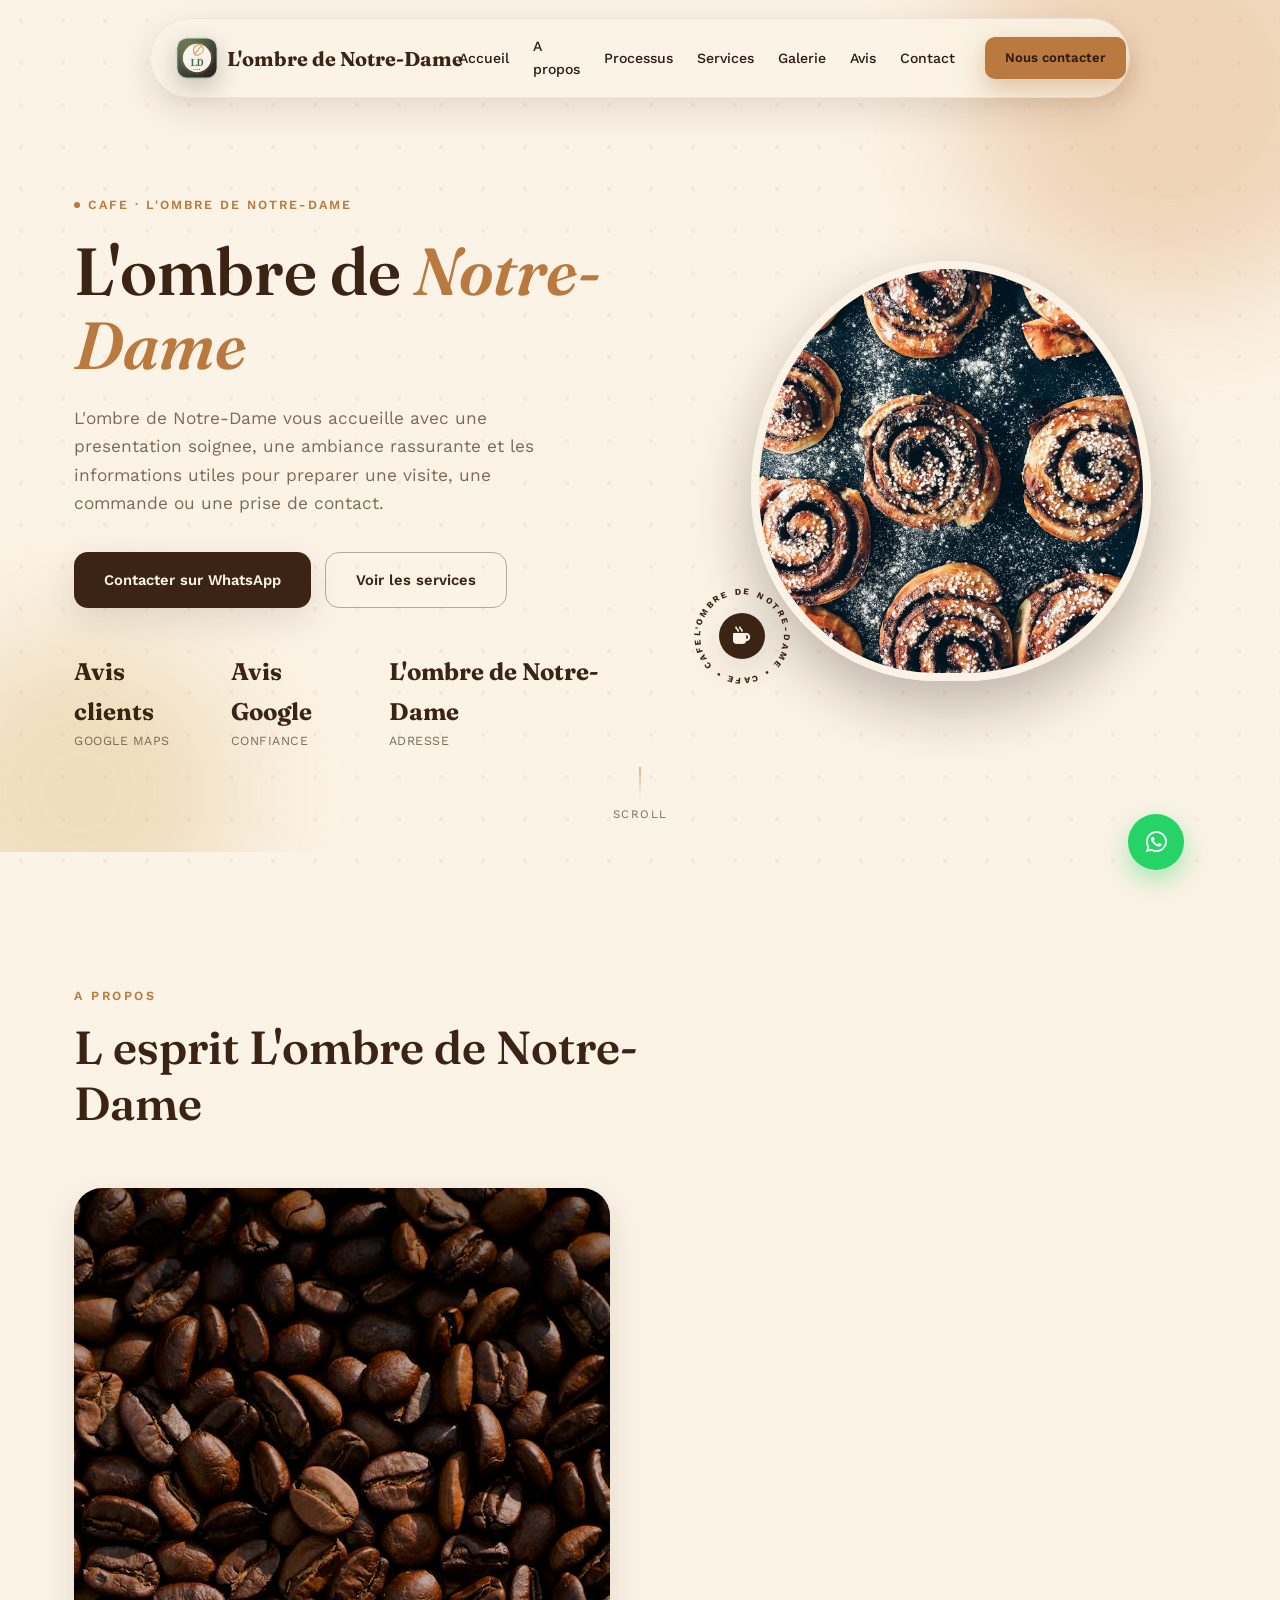
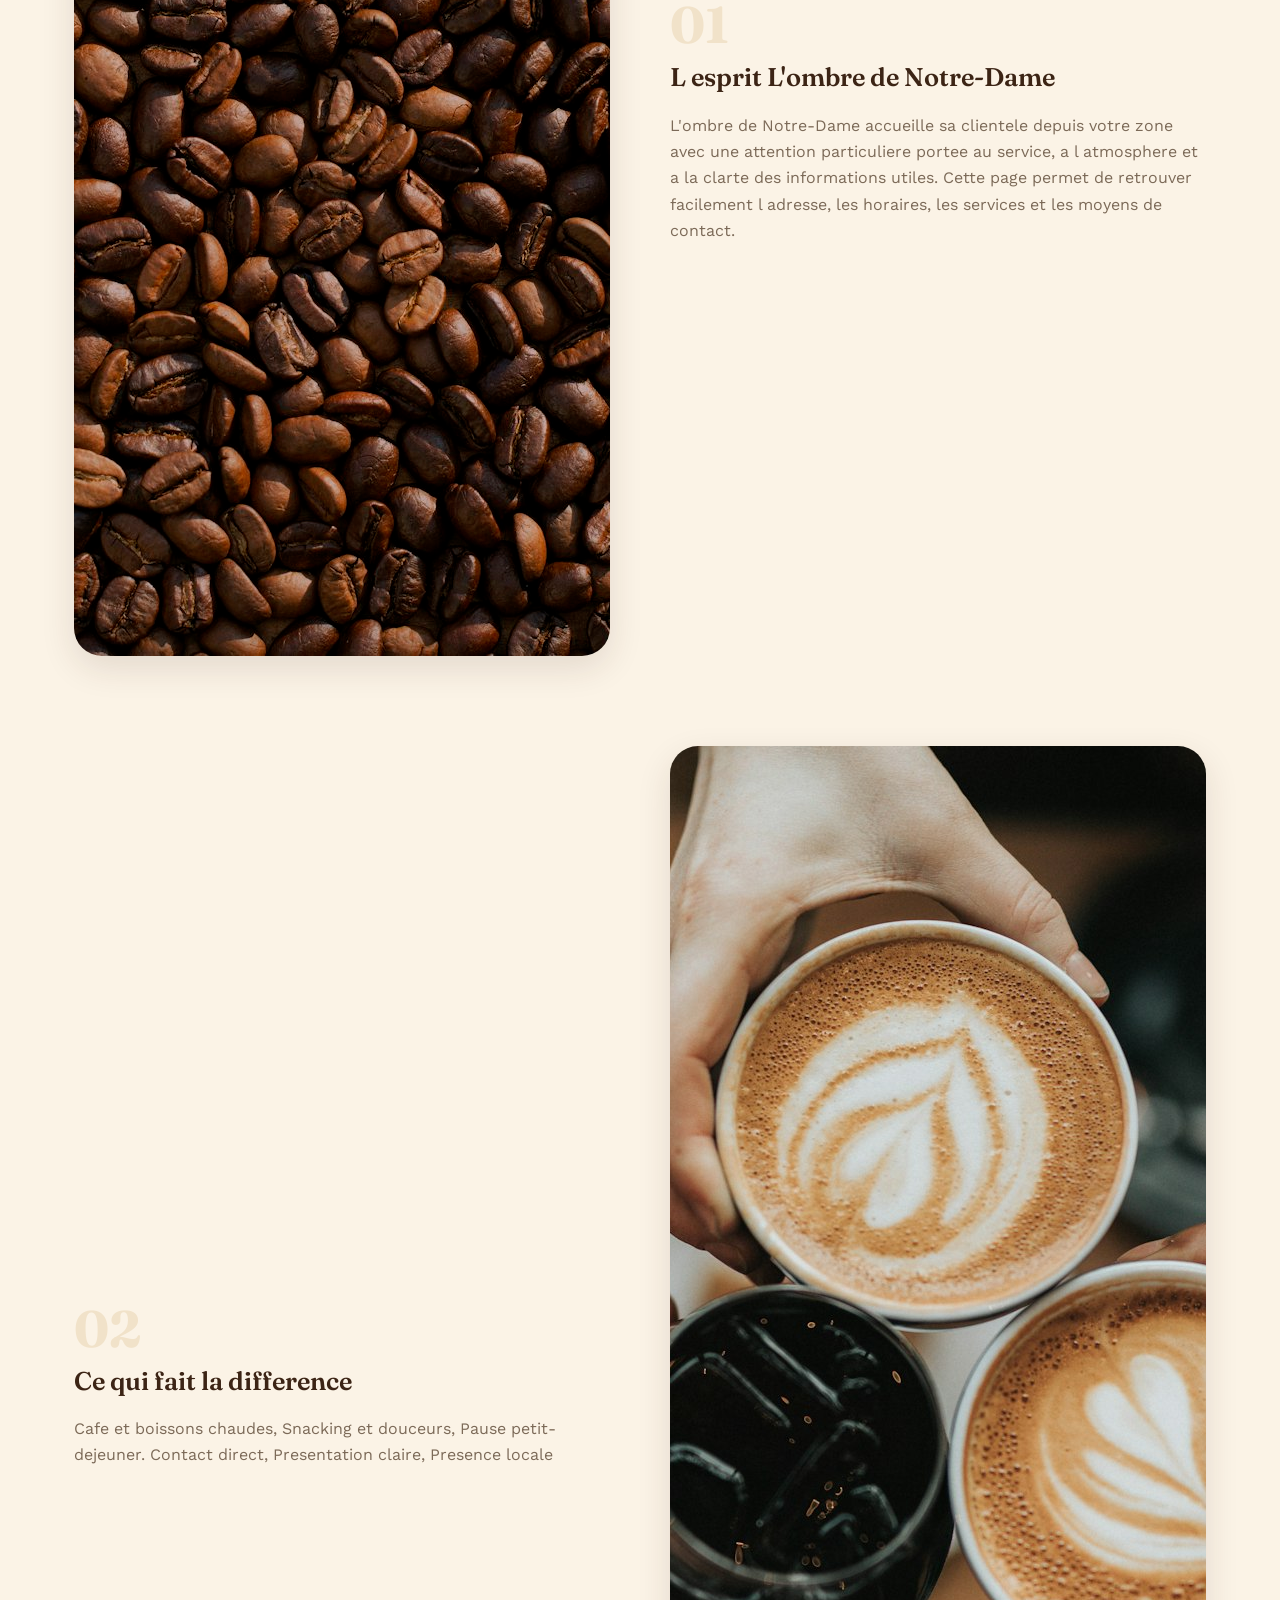
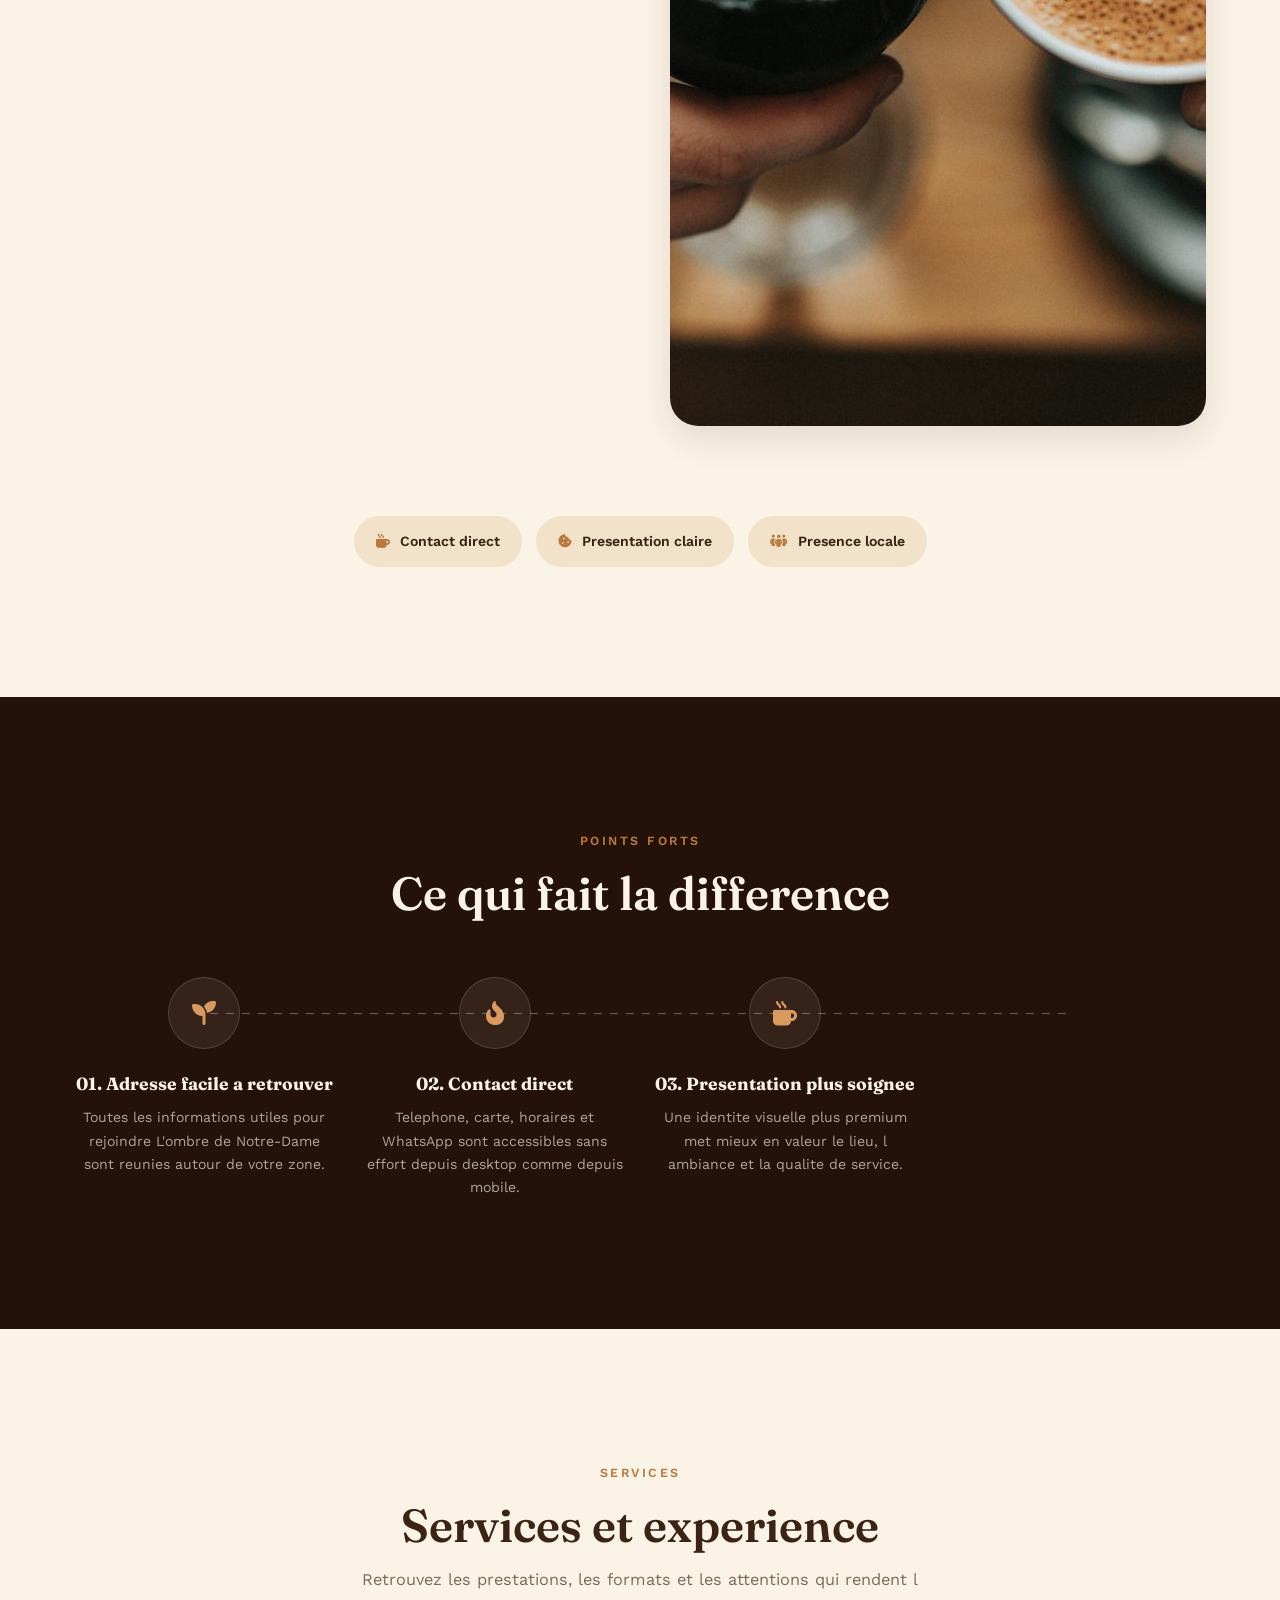
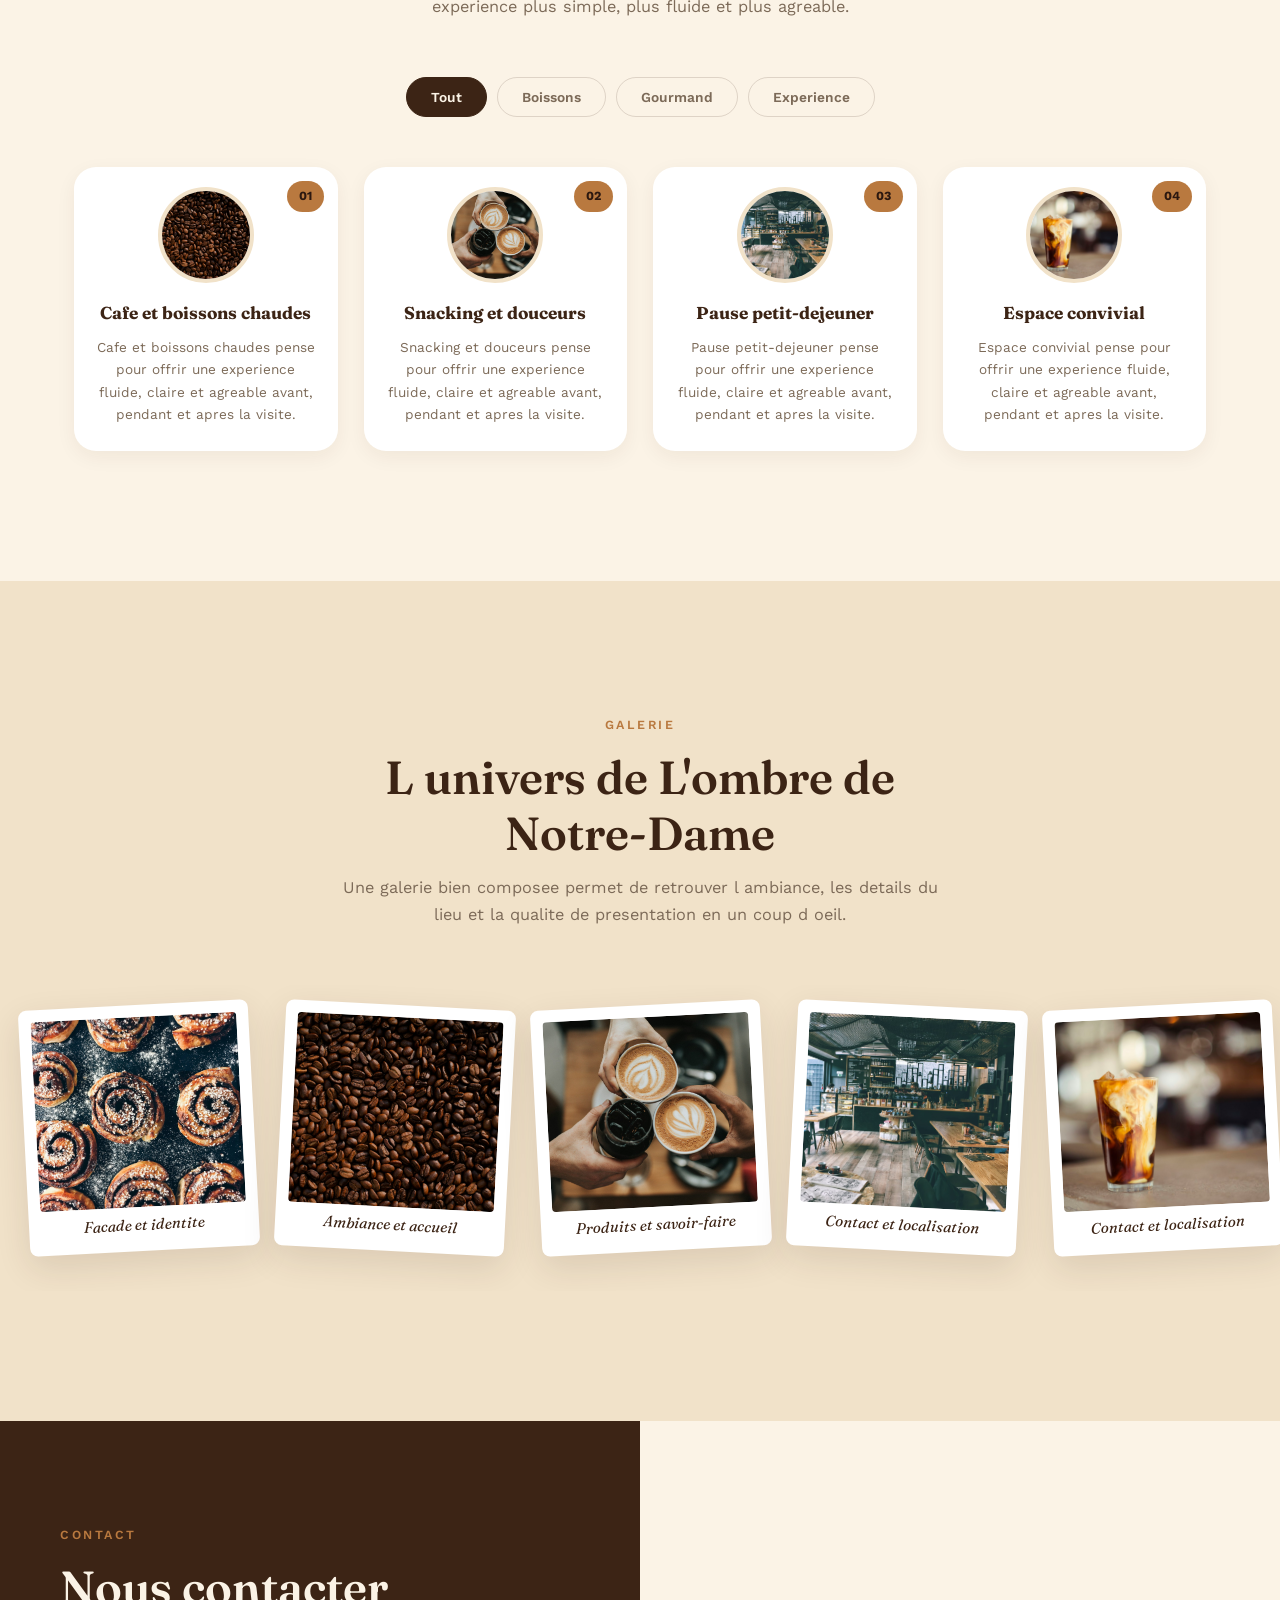
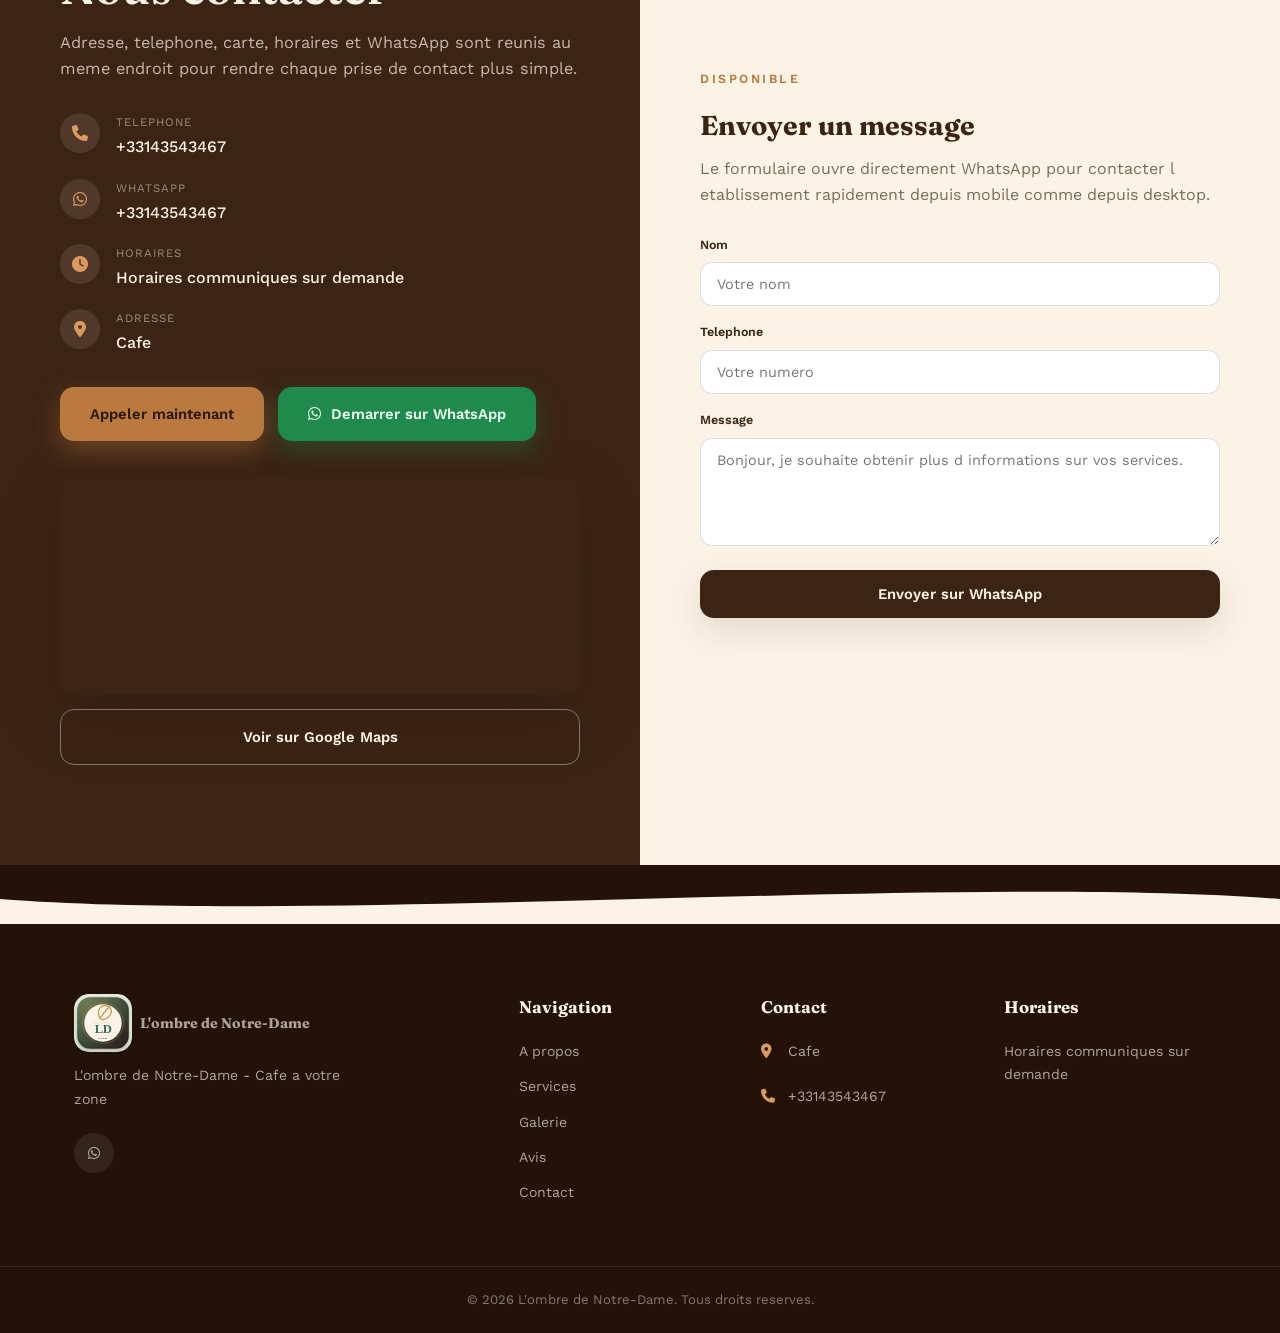
<file: l-ombre-de-notre-dame-b594a94c/index.html>
<!doctype html>
<html lang="fr">
<head>
  <meta charset="utf-8" />
  <meta name="viewport" content="width=device-width, initial-scale=1" />
  <meta name="theme-color" content="#2D211C" />
  <title>L&#39;ombre de Notre-Dame</title>
  <meta name="description" content="L&apos;ombre de Notre-Dame presente ses services, ses horaires, son adresse et son contact direct a Cafe. Site vitrine statique moderne optimise SEO local." />
<meta name="keywords" content="L&apos;ombre de Notre-Dame, Cafe, Cafe Cafe, contact L&apos;ombre de Notre-Dame, WhatsApp L&apos;ombre de Notre-Dame, adresse L&apos;ombre de Notre-Dame, site vitrine, SEO local" />
<link rel="canonical" href="https://semahmrad.github.io/bzomleads-group-ef970ee98e9b/l-ombre-de-notre-dame-b594a94c/" />
<meta property="og:type" content="website" />
<meta property="og:title" content="L&apos;ombre de Notre-Dame | Cafe a Cafe" />
<meta property="og:description" content="L&apos;ombre de Notre-Dame presente ses services, ses horaires, son adresse et son contact direct a Cafe. Site vitrine statique moderne optimise SEO local." />
<meta property="og:url" content="https://semahmrad.github.io/bzomleads-group-ef970ee98e9b/l-ombre-de-notre-dame-b594a94c/" />
<meta property="og:image" content="https://semahmrad.github.io/bzomleads-group-ef970ee98e9b/l-ombre-de-notre-dame-b594a94c/assets/images/gallery-5.jpg" />
<meta property="og:site_name" content="L&apos;ombre de Notre-Dame" />
<meta name="twitter:card" content="summary_large_image" />
<meta name="twitter:title" content="L&apos;ombre de Notre-Dame | Cafe a Cafe" />
<meta name="twitter:description" content="L&apos;ombre de Notre-Dame presente ses services, ses horaires, son adresse et son contact direct a Cafe. Site vitrine statique moderne optimise SEO local." />
<meta name="twitter:image" content="https://semahmrad.github.io/bzomleads-group-ef970ee98e9b/l-ombre-de-notre-dame-b594a94c/assets/images/gallery-5.jpg" />
<meta itemprop="image" content="https://semahmrad.github.io/bzomleads-group-ef970ee98e9b/l-ombre-de-notre-dame-b594a94c/assets/icons/logo-mark.svg" />
  <link rel="preconnect" href="https://fonts.googleapis.com" />
  <link rel="preconnect" href="https://fonts.gstatic.com" crossorigin />
  <link rel="stylesheet" href="https://fonts.googleapis.com/css2?family=Fraunces:opsz,wght@9..144,400;9..144,500;9..144,600;9..144,700;9..144,900&family=Work+Sans:wght@300;400;500;600;700&display=swap" />
  <link rel="stylesheet" href="https://cdnjs.cloudflare.com/ajax/libs/font-awesome/6.5.1/css/all.min.css" />
  <link rel="icon" type="image/svg+xml" href="assets/icons/favicon.svg" />
  <link rel="manifest" href="manifest.json" />
  <link rel="stylesheet" href="assets/css/styles.css" />
  <script type="application/ld+json">{
  "@context": "https://schema.org",
  "@type": "CafeOrCoffeeShop",
  "name": "L'ombre de Notre-Dame",
  "description": "L'ombre de Notre-Dame vous accueille avec une presentation soignee, une ambiance rassurante et les informations utiles pour preparer une visite, une commande ou une prise de contact.",
  "url": "https://semahmrad.github.io/bzomleads-group-ef970ee98e9b/l-ombre-de-notre-dame-b594a94c/",
  "image": [
    "https://semahmrad.github.io/bzomleads-group-ef970ee98e9b/l-ombre-de-notre-dame-b594a94c/assets/images/gallery-5.jpg",
    "https://semahmrad.github.io/bzomleads-group-ef970ee98e9b/l-ombre-de-notre-dame-b594a94c/assets/images/gallery-4.jpg",
    "https://semahmrad.github.io/bzomleads-group-ef970ee98e9b/l-ombre-de-notre-dame-b594a94c/assets/images/gallery-1.jpg",
    "https://semahmrad.github.io/bzomleads-group-ef970ee98e9b/l-ombre-de-notre-dame-b594a94c/assets/images/gallery-2.jpg",
    "https://semahmrad.github.io/bzomleads-group-ef970ee98e9b/l-ombre-de-notre-dame-b594a94c/assets/images/gallery-3.jpg"
  ],
  "telephone": "+33143543467",
  "email": null,
  "address": null,
  "sameAs": [],
  "openingHours": [],
  "geo": {
    "type": "GeoCoordinates",
    "latitude": "48.8535513",
    "longitude": "2.3496195"
  }
}</script>
</head>
<body data-template="coffee-shop-signature" data-motion="gentle" data-coffee-variant="artisan">
  <div id="preloader" aria-hidden="true">
    <div class="cup-loader">
      <div class="cup-loader-fill"></div>
      <div class="cup-loader-outline">☕</div>
    </div>
    <p>Préparation de votre visite...</p>
  </div>

  <div class="bean-field" aria-hidden="true"></div>

  <header id="navbar" class="navbar">
    <div class="navbar-pill">
      <a href="#home" class="logo" aria-label="L&#39;ombre de Notre-Dame">
        <img class="logo-mark" src="assets/icons/logo-mark.svg" alt="" width="48" height="48" />
        <span>L&#39;ombre de Notre-Dame</span>
      </a>

      <nav id="navMenu" class="nav-menu">
        <a class="nav-link" href="#home">Accueil</a>
        <a id="navAbout" class="nav-link" href="#about">A propos</a>
        <a class="nav-link" href="#process">Processus</a>
        <a id="navServices" class="nav-link" href="#menu">Services</a>
        <a id="navGallery" class="nav-link" href="#gallery">Galerie</a>
        <a id="navReviews" class="nav-link" href="#reviews">Avis</a>
        <a id="navContact" class="nav-link" href="#contact">Contact</a>
      </nav>

      <a href="#contact" class="btn btn-caramel btn-small nav-cta">Nous contacter</a>
      <button id="navToggle" class="nav-toggle" aria-label="Toggle navigation menu" aria-expanded="false" type="button">
        <span></span><span></span><span></span>
      </button>
    </div>
  </header>

  <main id="top">
    <section id="home" class="hero">
      <div class="hero-blob hero-blob-1" aria-hidden="true"></div>
      <div class="hero-blob hero-blob-2" aria-hidden="true"></div>
      <div class="hero-inner container">
        <div class="hero-text" data-reveal="left">
          <p class="hero-eyebrow" id="heroEyebrow"><span class="dot"></span> Cafe &#183; L&#39;ombre de Notre-Dame</p>
          <h1 class="hero-title" id="heroTitle">L&#39;ombre de <em>Notre-Dame</em></h1>
          <p class="hero-desc" id="heroDescription">L&#39;ombre de Notre-Dame vous accueille avec une presentation soignee, une ambiance rassurante et les informations utiles pour preparer une visite, une commande ou une prise de contact.</p>
          <div class="hero-buttons">
            <a href="#menu" class="btn btn-espresso" id="heroPrimaryCta"><i class="fa-solid fa-mug-saucer"></i> Contacter sur WhatsApp</a>
            <a href="https://wa.me/33143543467" target="_blank" rel="noopener noreferrer" class="btn btn-outline-brown" id="heroSecondaryCta"><i class="fa-brands fa-whatsapp"></i> Voir les services</a>
          </div>
          <div class="hero-stats">
            <div class="hero-stat">
              <strong>Avis clients</strong>
              <span id="heroRatingLabel">Google Maps</span>
            </div>
            <div class="hero-stat">
              <strong>Avis Google</strong>
              <span>Confiance</span>
            </div>
            <div class="hero-stat">
              <strong>L&#39;ombre de Notre-Dame</strong>
              <span id="heroAddressLabel">Adresse</span>
            </div>
          </div>
        </div>

        <div class="hero-visual" data-reveal="right">
          <div class="hero-image-frame">
            <img src="assets/images/gallery-5.jpg" alt="L&#39;ombre de Notre-Dame - Facade et identite" width="1200" height="1600" fetchpriority="high" />
            <span class="steam s1"></span>
            <span class="steam s2"></span>
            <span class="steam s3"></span>
          </div>
          <div class="hero-badge">
            <svg viewBox="0 0 100 100" class="badge-ring">
              <path id="badgeCircle" d="M 50,50 m -38,0 a 38,38 0 1,1 76,0 a 38,38 0 1,1 -76,0" fill="none"></path>
              <text font-size="8" letter-spacing="2">
                <textPath href="#badgeCircle">L&#39;OMBRE DE NOTRE-DAME • CAFE • CAFE • </textPath>
              </text>
            </svg>
            <span class="badge-center"><i class="fa-solid fa-mug-hot"></i></span>
          </div>
        </div>
      </div>
      <a href="#about" class="scroll-cue" aria-label="Scroll down"><span></span> Scroll</a>
    </section>

    <section id="about" class="about section">
  <div class="container">
    <div class="section-header" data-reveal="up">
      <p class="section-eyebrow" id="aboutEyebrow">A propos</p>
      <h2 class="section-title" id="aboutTitle">L esprit L&#39;ombre de Notre-Dame</h2>
    </div>

    <div class="zigzag-row" data-reveal="up">
      <div class="zigzag-img">
        <img src="assets/images/gallery-4.jpg" alt="L&#39;ombre de Notre-Dame - Ambiance et accueil" width="1400" height="1068" loading="lazy" />
      </div>
      <div class="zigzag-text">
        <span class="zigzag-number">01</span>
        <h3>L esprit L&#39;ombre de Notre-Dame</h3>
        <p id="aboutBody">L&#39;ombre de Notre-Dame accueille sa clientele depuis votre zone avec une attention particuliere portee au service, a l atmosphere et a la clarte des informations utiles. Cette page permet de retrouver facilement l adresse, les horaires, les services et les moyens de contact.</p>
      </div>
    </div>

    <div class="zigzag-row reverse" data-reveal="up">
      <div class="zigzag-img">
        <img src="assets/images/gallery-1.jpg" alt="L&#39;ombre de Notre-Dame - Produits et savoir-faire" width="1920" height="1280" loading="lazy" />
      </div>
      <div class="zigzag-text">
        <span class="zigzag-number">02</span>
        <h3>Ce qui fait la difference</h3>
        <p>Cafe et boissons chaudes, Snacking et douceurs, Pause petit-dejeuner. Contact direct, Presentation claire, Presence locale</p>
      </div>
    </div>

    <div class="values-strip" data-reveal="up">
      <div class="value-pill">
  <i class="fa-solid fa-mug-hot"></i> Contact direct
</div>
<div class="value-pill">
  <i class="fa-solid fa-cookie-bite"></i> Presentation claire
</div>
<div class="value-pill">
  <i class="fa-solid fa-people-group"></i> Presence locale
</div>
    </div>
  </div>
</section>

<section id="process" class="process section section-dark">
  <div class="container">
    <div class="section-header center" data-reveal="up">
      <p class="section-eyebrow" id="highlightsEyebrow">Points forts</p>
      <h2 class="section-title light" id="highlightsTitle">Ce qui fait la difference</h2>
    </div>
    <div class="process-track" id="highlightsGrid" data-render-style="coffee-process">
      <article class="process-step" data-reveal="up" data-reveal-delay="0">
  <div class="process-icon"><i class="fa-solid fa-seedling"></i></div>
  <h4>01. Adresse facile a retrouver</h4>
  <p>Toutes les informations utiles pour rejoindre L&#39;ombre de Notre-Dame sont reunies autour de votre zone.</p>
</article>
<article class="process-step" data-reveal="up" data-reveal-delay="90">
  <div class="process-icon"><i class="fa-solid fa-hand-holding-heart"></i></div>
  <h4>02. Contact direct</h4>
  <p>Telephone, carte, horaires et WhatsApp sont accessibles sans effort depuis desktop comme depuis mobile.</p>
</article>
<article class="process-step" data-reveal="up" data-reveal-delay="180">
  <div class="process-icon"><i class="fa-solid fa-hand-holding-heart"></i></div>
  <h4>03. Presentation plus soignee</h4>
  <p>Une identite visuelle plus premium met mieux en valeur le lieu, l ambiance et la qualite de service.</p>
</article>
    </div>
  </div>
</section>

<section id="menu" class="menu section">
  <div class="container">
    <div class="section-header center" data-reveal="up">
      <p class="section-eyebrow" id="servicesEyebrow">Services</p>
      <h2 class="section-title" id="servicesTitle">Services et experience</h2>
      <p class="section-text" id="servicesIntro">Retrouvez les prestations, les formats et les attentions qui rendent l experience plus simple, plus fluide et plus agreable.</p>
    </div>

    <div class="menu-filters" id="menuFilters" data-reveal="up">
      <button class="filter-chip active" id="menuFilterAll" data-filter="all" type="button">Tout</button>
<button class="filter-chip" id="menuFilterCoffee" data-filter="coffee" type="button">Boissons</button>
<button class="filter-chip" id="menuFilterPastry" data-filter="pastry" type="button">Gourmand</button>
<button class="filter-chip" id="menuFilterExperience" data-filter="experience" type="button">Experience</button>
    </div>

    <div class="menu-grid" id="servicesGrid" data-render-style="coffee-menu">
      <article class="menu-card" data-category="experience" data-reveal="up" data-reveal-delay="0">
  <div class="menu-card-img">
    <img src="assets/images/gallery-4.jpg" alt="L&#39;ombre de Notre-Dame - Cafe et boissons chaudes" width="1400" height="1068" loading="lazy" />
  </div>
  <span class="menu-price">01</span>
  <h4>Cafe et boissons chaudes</h4>
  <p>Cafe et boissons chaudes pense pour offrir une experience fluide, claire et agreable avant, pendant et apres la visite.</p>
</article>
<article class="menu-card" data-category="experience" data-reveal="up" data-reveal-delay="90">
  <div class="menu-card-img">
    <img src="assets/images/gallery-1.jpg" alt="L&#39;ombre de Notre-Dame - Snacking et douceurs" width="1920" height="1280" loading="lazy" />
  </div>
  <span class="menu-price">02</span>
  <h4>Snacking et douceurs</h4>
  <p>Snacking et douceurs pense pour offrir une experience fluide, claire et agreable avant, pendant et apres la visite.</p>
</article>
<article class="menu-card" data-category="experience" data-reveal="up" data-reveal-delay="180">
  <div class="menu-card-img">
    <img src="assets/images/gallery-2.jpg" alt="L&#39;ombre de Notre-Dame - Pause petit-dejeuner" width="1400" height="933" loading="lazy" />
  </div>
  <span class="menu-price">03</span>
  <h4>Pause petit-dejeuner</h4>
  <p>Pause petit-dejeuner pense pour offrir une experience fluide, claire et agreable avant, pendant et apres la visite.</p>
</article>
<article class="menu-card" data-category="experience" data-reveal="up" data-reveal-delay="270">
  <div class="menu-card-img">
    <img src="assets/images/gallery-3.jpg" alt="L&#39;ombre de Notre-Dame - Espace convivial" width="1200" height="801" loading="lazy" />
  </div>
  <span class="menu-price">04</span>
  <h4>Espace convivial</h4>
  <p>Espace convivial pense pour offrir une experience fluide, claire et agreable avant, pendant et apres la visite.</p>
</article>
    </div>
  </div>
</section>

<section id="gallery" class="gallery section section-beige">
  <div class="container">
    <div class="section-header center" data-reveal="up">
      <p class="section-eyebrow" id="galleryEyebrow">Galerie</p>
      <h2 class="section-title" id="galleryTitle">L univers de L&#39;ombre de Notre-Dame</h2>
      <p class="section-text" id="galleryIntro">Une galerie bien composee permet de retrouver l ambiance, les details du lieu et la qualite de presentation en un coup d oeil.</p>
    </div>
  </div>
  <div class="drag-gallery" id="dragGallery">
    <div class="drag-track" id="galleryGrid">
      <figure class="polaroid tilt-1" data-gallery-index="0">
  <img src="assets/images/gallery-5.jpg" alt="L&#39;ombre de Notre-Dame - Facade et identite" width="1200" height="1600" fetchpriority="high" />
  <figcaption>Facade et identite</figcaption>
</figure>
<figure class="polaroid tilt-2" data-gallery-index="1">
  <img src="assets/images/gallery-4.jpg" alt="L&#39;ombre de Notre-Dame - Ambiance et accueil" width="1400" height="1068" loading="lazy" />
  <figcaption>Ambiance et accueil</figcaption>
</figure>
<figure class="polaroid tilt-1" data-gallery-index="2">
  <img src="assets/images/gallery-1.jpg" alt="L&#39;ombre de Notre-Dame - Produits et savoir-faire" width="1920" height="1280" loading="lazy" />
  <figcaption>Produits et savoir-faire</figcaption>
</figure>
<figure class="polaroid tilt-2" data-gallery-index="3">
  <img src="assets/images/gallery-2.jpg" alt="L&#39;ombre de Notre-Dame - Contact et localisation" width="1400" height="933" loading="lazy" />
  <figcaption>Contact et localisation</figcaption>
</figure>
<figure class="polaroid tilt-1" data-gallery-index="4">
  <img src="assets/images/gallery-3.jpg" alt="L&#39;ombre de Notre-Dame - Contact et localisation" width="1200" height="801" loading="lazy" />
  <figcaption>Contact et localisation</figcaption>
</figure>
    </div>
  </div>
</section>



<section id="contact" class="contact">
  <div class="contact-split">
    <div class="contact-panel contact-panel-dark" data-reveal="left">
      <p class="section-eyebrow" id="contactEyebrow">Contact</p>
      <h2 class="section-title light" id="contactTitle">Nous contacter</h2>
      <p class="section-text light" id="contactIntro">Adresse, telephone, carte, horaires et WhatsApp sont reunis au meme endroit pour rendre chaque prise de contact plus simple.</p>

      <ul class="contact-info-list">
        <li>
  <i class="fa-solid fa-phone"></i>
  <div><span id="phoneLabel">Telephone</span><a href="tel:+33143543467">+33143543467</a></div>
</li>
<li>
  <i class="fa-brands fa-whatsapp"></i>
  <div><span>WhatsApp</span><a href="https://wa.me/33143543467" target="_blank" rel="noopener">+33143543467</a></div>
</li>
<li>
  <i class="fa-solid fa-clock"></i>
  <div><span id="hoursLabel">Horaires</span><span>Horaires communiques sur demande</span></div>
</li>
<li>
  <i class="fa-solid fa-location-dot"></i>
  <div><span id="addressLabel">Adresse</span><span>Cafe</span></div>
</li>
      </ul>

      <div class="contact-cta">
        <a href="tel:+33143543467" class="btn btn-caramel" id="callNowLink"><i class="fa-solid fa-phone"></i> Appeler maintenant</a>
        <a href="https://wa.me/33143543467" target="_blank" rel="noopener" class="btn btn-whatsapp-dark"><i class="fa-brands fa-whatsapp"></i> Demarrer sur WhatsApp</a>
      </div>

      <div class="map-embed">
        <iframe
          src="https://www.google.com/maps?q=48.8535513,2.3496195&amp;z=15&amp;output=embed"
          width="100%"
          height="100%"
          style="border:0;"
          allowfullscreen=""
          loading="lazy"
          referrerpolicy="no-referrer-when-downgrade"
          title="L&#39;ombre de Notre-Dame location on Google Maps">
        </iframe>
      </div>
      <a href="https://www.google.com/maps/search/?api=1&amp;query=L%27ombre de Notre-Dame 48.8535513%2C2.3496195&amp;hl=fr" target="_blank" rel="noopener" class="btn btn-outline-cream btn-block" id="openMapLink">
        <i class="fa-solid fa-diamond-turn-right"></i> Voir sur Google Maps
      </a>
    </div>

    <div class="contact-panel contact-panel-cream" data-reveal="right">
      <span class="section-eyebrow section-eyebrow--compact" id="contactBadge">Disponible</span>
      <h3 id="formTitle">Envoyer un message</h3>
      <p class="form-subtext" id="formIntro">Le formulaire ouvre directement WhatsApp pour contacter l etablissement rapidement depuis mobile comme depuis desktop.</p>
      <form id="whatsappForm">
        <div class="form-group">
          <label for="contactName" id="formNameLabel">Nom</label>
          <input id="contactName" name="name" type="text" placeholder="Votre nom" />
        </div>
        <div class="form-group">
          <label for="contactPhone" id="formPhoneLabel">Telephone</label>
          <input id="contactPhone" name="phone" type="tel" placeholder="Votre numero" />
        </div>
        <div class="form-group">
          <label for="contactMessage" id="formMessageLabel">Message</label>
          <textarea id="contactMessage" name="message" rows="5" placeholder="Bonjour, je souhaite obtenir plus d informations sur vos services."></textarea>
        </div>
        <button type="submit" class="btn btn-espresso btn-block" id="formSubmitButton">Envoyer sur WhatsApp <i class="fa-solid fa-paper-plane"></i></button>
      </form>
    </div>
  </div>
</section>
  </main>

  <footer class="footer">
    <div class="footer-wave" aria-hidden="true">
      <svg viewBox="0 0 1200 60" preserveAspectRatio="none"><path d="M0,30 C300,60 900,0 1200,30 L1200,60 L0,60 Z"></path></svg>
    </div>
    <div class="container footer-grid">
      <div class="footer-col">
        <a href="#home" class="logo footer-logo">
          <img class="logo-mark" src="assets/icons/logo-mark.svg" alt="" width="58" height="58" />
          <span>L&#39;ombre de Notre-Dame</span>
        </a>
        <p id="footerTagline">L&#39;ombre de Notre-Dame - Cafe a votre zone</p>
        <div class="social-icons">
          <a href="https://wa.me/33143543467" target="_blank" rel="noopener" aria-label="WhatsApp">
  <i class="fa-brands fa-whatsapp"></i>
</a>
        </div>
      </div>
      <div class="footer-col">
        <h4>Navigation</h4>
        <a href="#about">A propos</a>
        <a href="#menu">Services</a>
        <a href="#gallery">Galerie</a>
        <a href="#reviews">Avis</a>
        <a href="#contact">Contact</a>
      </div>
      <div class="footer-col">
        <h4>Contact</h4>
        <p><i class="fa-solid fa-location-dot"></i> Cafe</p>
        <p><i class="fa-solid fa-phone"></i> +33143543467</p>
        
      </div>
      <div class="footer-col">
        <h4>Horaires</h4>
        <p>Horaires communiques sur demande</p>
      </div>
    </div>
    <div class="footer-bottom">
      <p>&copy; <span id="year">2026</span> L&#39;ombre de Notre-Dame. Tous droits reserves.</p>
    </div>
  </footer>

  <a href="https://wa.me/33143543467" target="_blank" rel="noopener" id="whatsappFab" class="whatsapp-fab" aria-label="Chat on WhatsApp">
  <i class="fa-brands fa-whatsapp"></i>
</a>

  <button id="backToTop" aria-label="Back to top"><i class="fa-solid fa-arrow-up"></i></button>

  <script id="site-config" type="application/json">{
  "siteUrl": "https://semahmrad.github.io/bzomleads-group-ef970ee98e9b/l-ombre-de-notre-dame-b594a94c/",
  "defaultLanguage": "fr",
  "availableLanguages": [
    "fr",
    "en",
    "ar"
  ],
  "businessName": "L'ombre de Notre-Dame",
  "businessCategory": "Cafe",
  "address": null,
  "phoneNumber": "+33143543467",
  "whatsappNumber": "33143543467",
  "primaryEmail": null,
  "googleMapsUri": "https://www.google.com/maps/search/?api=1&query=L%27ombre de Notre-Dame 48.8535513%2C2.3496195&hl=fr",
  "mapEmbedUri": "https://www.google.com/maps?q=48.8535513,2.3496195&z=15&output=embed",
  "rating": null,
  "reviewCount": null,
  "reviewsUri": "https://www.google.com/maps/search/?api=1&query=L%27ombre de Notre-Dame 48.8535513%2C2.3496195&hl=fr",
  "writeAReviewUri": null,
  "openingHours": [],
  "socialLinks": {},
  "logoPath": "assets/icons/logo-mark.svg",
  "gallery": [
    {
      "src": "assets/images/gallery-5.jpg",
      "cssClass": "media-card media-card--hero media-card--wide",
      "width": 1200,
      "height": 1600
    },
    {
      "src": "assets/images/gallery-4.jpg",
      "cssClass": "media-card media-card--portrait",
      "width": 1400,
      "height": 1068
    },
    {
      "src": "assets/images/gallery-1.jpg",
      "cssClass": "media-card media-card--square",
      "width": 1920,
      "height": 1280
    },
    {
      "src": "assets/images/gallery-2.jpg",
      "cssClass": "media-card media-card--square media-card--offset",
      "width": 1400,
      "height": 933
    },
    {
      "src": "assets/images/gallery-3.jpg",
      "cssClass": "media-card media-card--wide media-card--wide-secondary",
      "width": 1200,
      "height": 801
    }
  ]
}</script>
  <script src="assets/js/app.js" defer></script>
</body>
</html>
</file>
<file: l-ombre-de-notre-dame-b594a94c/assets/css/styles.css>
/* =========================================================
   Brew & Co. — Artisan Coffee House Stylesheet
   A distinct visual identity from the restaurant site:
   split hero, pill nav, zigzag storytelling, drag gallery,
   quote carousel, wave dividers, fill-sweep buttons.
   ========================================================= */

:root {
  --espresso: #3c2415;
  --dark-chocolate: #241209;
  --caramel: #b9793f;
  --caramel-light: #d99a5f;
  --cream: #fbf3e6;
  --beige: #f1e2c9;
  --gold: #cf9b3f;
  --text-dark: #2c1810;
  --text-muted: #7c6a58;

  --font-heading: 'Fraunces', serif;
  --font-body: 'Work Sans', sans-serif;

  --ease: cubic-bezier(0.22, 1, 0.36, 1);
  --shadow-soft: 0 12px 34px rgba(60,36,21,0.12);
  --shadow-strong: 0 24px 60px rgba(36,18,9,0.28);
}

* { margin: 0; padding: 0; box-sizing: border-box; }
html { scroll-behavior: smooth; }

body {
  font-family: var(--font-body);
  color: var(--text-dark);
  background: var(--cream);
  overflow-x: hidden;
  line-height: 1.65;
}

img { max-width: 100%; display: block; }
a { text-decoration: none; color: inherit; }
button { font-family: inherit; cursor: pointer; border: none; background: none; }

.container { max-width: 1180px; margin: 0 auto; padding: 0 24px; }
.section { padding: 130px 0; position: relative; }
.section-dark { background: var(--dark-chocolate); color: var(--cream); }
.section-beige { background: var(--beige); }

.section-header { max-width: 620px; margin-bottom: 56px; }
.section-header.center { margin-left: auto; margin-right: auto; text-align: center; }
.section-eyebrow {
  display: inline-flex; align-items: center; gap: 8px;
  letter-spacing: 2.5px; text-transform: uppercase;
  font-size: 0.78rem; font-weight: 600; color: var(--caramel);
  margin-bottom: 14px;
}
.dot { width: 6px; height: 6px; border-radius: 50%; background: var(--caramel); display: inline-block; }
.section-title {
  font-family: var(--font-heading);
  font-size: clamp(2rem, 4vw, 2.9rem);
  font-weight: 600;
  line-height: 1.2;
  color: var(--espresso);
}
.section-title.light { color: var(--cream); }
.section-title em { font-style: italic; color: var(--caramel); }
.section-text { color: var(--text-muted); font-size: 1.02rem; margin-top: 14px; }
.section-text.light { color: rgba(251,243,230,0.72); }

/* ---------- Decorative bean field ---------- */
.bean-field {
  position: fixed; inset: 0; pointer-events: none; z-index: -1;
  background-image: radial-gradient(circle, rgba(185,121,63,0.07) 2px, transparent 2.5px);
  background-size: 42px 42px;
}

/* ---------- Buttons (fill-sweep interaction) ---------- */
.btn {
  position: relative;
  display: inline-flex; align-items: center; gap: 10px;
  padding: 15px 30px; border-radius: 14px;
  font-weight: 600; font-size: 0.92rem;
  overflow: hidden; z-index: 1;
  transition: color 0.4s var(--ease), transform 0.3s var(--ease), box-shadow 0.3s var(--ease);
  white-space: nowrap;
}
.btn::before {
  content: ''; position: absolute; inset: 0;
  transform: translateX(-102%);
  transition: transform 0.45s var(--ease);
  z-index: -1;
}
.btn:hover::before { transform: translateX(0); }
.btn:hover { transform: translateY(-2px); }
.btn-small { padding: 10px 20px; font-size: 0.82rem; border-radius: 10px; }
.btn-block { width: 100%; justify-content: center; }

.btn-espresso { background: var(--espresso); color: var(--cream); box-shadow: var(--shadow-soft); }
.btn-espresso::before { background: var(--dark-chocolate); }

.btn-caramel { background: var(--caramel); color: #2c1810; box-shadow: 0 10px 26px rgba(185,121,63,0.4); }
.btn-caramel::before { background: var(--gold); }

.btn-outline-brown { border: 1.5px solid rgba(60,36,21,0.35); color: var(--espresso); }
.btn-outline-brown::before { background: rgba(60,36,21,0.08); }

.btn-outline-cream { border: 1.5px solid rgba(251,243,230,0.4); color: var(--cream); margin-top: 14px; }
.btn-outline-cream::before { background: rgba(251,243,230,0.12); }

.btn-whatsapp-dark { background: #1f8a4c; color: #eafff1; box-shadow: 0 10px 26px rgba(31,138,76,0.35); }
.btn-whatsapp-dark::before { background: #16693a; }

/* ---------- Preloader (cup fill) ---------- */
#preloader {
  position: fixed; inset: 0; z-index: 9999;
  background: var(--espresso);
  display: flex; flex-direction: column; align-items: center; justify-content: center; gap: 18px;
  transition: opacity 0.6s ease, visibility 0.6s ease;
}
#preloader.hidden { opacity: 0; visibility: hidden; }
#preloader p { color: rgba(251,243,230,0.7); font-size: 0.85rem; letter-spacing: 1px; }
.cup-loader { position: relative; width: 70px; height: 70px; }
.cup-loader-outline { font-size: 3.4rem; line-height: 1; position: relative; z-index: 2; filter: grayscale(1) brightness(2); }
.cup-loader-fill {
  position: absolute; bottom: 6px; left: 8px; right: 8px;
  height: 0%; background: var(--caramel-light); border-radius: 0 0 20px 20px;
  animation: fillCup 1.6s ease-in-out infinite;
  z-index: 1;
}
@keyframes fillCup {
  0% { height: 0%; }
  50% { height: 65%; }
  100% { height: 0%; }
}

/* ---------- Nav (floating pill) ---------- */
.navbar { position: fixed; top: 18px; left: 0; right: 0; z-index: 1000; display: flex; justify-content: center; padding: 0 20px; }
.navbar-pill {
  display: flex; align-items: center; gap: 30px;
  background: rgba(251,243,230,0.9);
  backdrop-filter: blur(12px);
  border-radius: 60px;
  padding: 12px 14px 12px 24px;
  box-shadow: var(--shadow-soft);
  border: 1px solid rgba(60,36,21,0.06);
  transition: box-shadow 0.3s ease;
  width: 100%; max-width: 980px;
}
.navbar.scrolled .navbar-pill { box-shadow: var(--shadow-strong); }

.logo {
  font-family: var(--font-heading); font-weight: 700; font-size: 1.25rem;
  color: var(--espresso); display: flex; align-items: center; gap: 8px;
  white-space: nowrap;
}
.logo em { font-style: italic; color: var(--caramel); font-weight: 500; }
.logo-mark {
  width: 44px;
  height: 44px;
  flex: 0 0 auto;
  border-radius: 13px;
  box-shadow: 0 9px 24px rgba(36,18,9,0.2);
}

.nav-menu { display: flex; align-items: center; gap: 24px; margin-left: 10px; flex: 1; }
.nav-link {
  font-size: 0.88rem; font-weight: 500; color: var(--text-dark);
  position: relative; padding: 4px 0;
}
.nav-link::after {
  content: ''; position: absolute; left: 0; bottom: -3px; width: 0; height: 2px;
  background: var(--caramel); border-radius: 2px; transition: width 0.3s var(--ease);
}
.nav-link:hover::after { width: 100%; }
.nav-cta { flex-shrink: 0; }

.nav-toggle { display: none; flex-direction: column; gap: 5px; width: 28px; z-index: 1001; }
.nav-toggle span { display: block; height: 2px; width: 100%; background: var(--espresso); transition: transform 0.3s ease, opacity 0.3s ease; }
.nav-toggle.active span:nth-child(1) { transform: translateY(7px) rotate(45deg); }
.nav-toggle.active span:nth-child(2) { opacity: 0; }
.nav-toggle.active span:nth-child(3) { transform: translateY(-7px) rotate(-45deg); }

/* ---------- Hero (split) ---------- */
.hero { position: relative; padding: 190px 0 100px; overflow: hidden; }
.hero-blob { position: absolute; border-radius: 50%; filter: blur(60px); opacity: 0.35; z-index: 0; }
.hero-blob-1 { width: 420px; height: 420px; background: var(--caramel-light); top: -120px; right: -100px; }
.hero-blob-2 { width: 320px; height: 320px; background: var(--gold); bottom: -100px; left: -80px; opacity: 0.25; }

.hero-inner { display: grid; grid-template-columns: 1.05fr 0.95fr; gap: 60px; align-items: center; position: relative; z-index: 1; }

.hero-eyebrow { display: inline-flex; align-items: center; gap: 8px; letter-spacing: 2px; text-transform: uppercase; font-size: 0.78rem; font-weight: 600; color: var(--caramel); margin-bottom: 20px; }
.hero-title { font-family: var(--font-heading); font-size: clamp(2.6rem, 5.2vw, 4.2rem); font-weight: 600; line-height: 1.1; color: var(--espresso); margin-bottom: 22px; }
.hero-title em { font-style: italic; color: var(--caramel); }
.hero-desc { font-size: 1.08rem; color: var(--text-muted); max-width: 480px; margin-bottom: 34px; }
.hero-buttons { display: flex; flex-wrap: wrap; gap: 14px; margin-bottom: 44px; }

.hero-stats { display: flex; gap: 36px; }
.hero-stat { display: flex; flex-direction: column; }
.hero-stat strong { font-family: var(--font-heading); font-size: 1.5rem; color: var(--espresso); }
.hero-stat strong i { color: var(--gold); font-size: 1rem; margin-left: 2px; }
.hero-stat span { font-size: 0.78rem; color: var(--text-muted); text-transform: uppercase; letter-spacing: 0.5px; }

.hero-visual { position: relative; display: flex; justify-content: center; }
.hero-image-frame {
  position: relative; width: 100%; max-width: 400px; aspect-ratio: 1/1.05;
  border-radius: 50% 50% 46% 46% / 55% 55% 45% 45%;
  overflow: hidden; box-shadow: var(--shadow-strong);
  border: 8px solid var(--cream);
}
.hero-image-frame img { width: 100%; height: 100%; object-fit: cover; }

.steam { position: absolute; top: 8%; width: 6px; height: 40px; background: rgba(255,255,255,0.55); border-radius: 10px; filter: blur(3px); opacity: 0; }
.steam.s1 { left: 40%; animation: steamRise 3.2s ease-in-out infinite; }
.steam.s2 { left: 50%; animation: steamRise 3.2s ease-in-out infinite 0.8s; }
.steam.s3 { left: 60%; animation: steamRise 3.2s ease-in-out infinite 1.6s; }
@keyframes steamRise {
  0% { transform: translateY(0) scaleY(0.6); opacity: 0; }
  30% { opacity: 0.7; }
  100% { transform: translateY(-60px) scaleY(1.3); opacity: 0; }
}

.hero-badge {
  position: absolute; bottom: -10px; left: -10px;
  width: 110px; height: 110px;
  animation: spinBadge 16s linear infinite;
}
@keyframes spinBadge { to { transform: rotate(360deg); } }
.badge-ring { width: 100%; height: 100%; }
.badge-ring path { fill: none; }
.badge-ring text { fill: var(--espresso); font-family: var(--font-body); font-weight: 700; }
.hero-badge { display: flex; align-items: center; justify-content: center; }
.badge-center {
  position: absolute; width: 46px; height: 46px; border-radius: 50%;
  background: var(--espresso); color: var(--cream);
  display: flex; align-items: center; justify-content: center; font-size: 1.1rem;
  box-shadow: var(--shadow-soft);
}

.scroll-cue {
  position: absolute; bottom: 28px; left: 50%; transform: translateX(-50%);
  display: flex; flex-direction: column; align-items: center; gap: 8px;
  font-size: 0.72rem; letter-spacing: 1.5px; text-transform: uppercase; color: var(--text-muted);
}
.scroll-cue span { width: 1px; height: 30px; background: linear-gradient(var(--caramel), transparent); animation: scrollLine 1.8s ease-in-out infinite; }
@keyframes scrollLine { 0%,100% { opacity: 0.3; } 50% { opacity: 1; } }

/* ---------- About (zigzag) ---------- */
.zigzag-row { display: grid; grid-template-columns: 1fr 1fr; gap: 60px; align-items: center; margin-bottom: 90px; }
.zigzag-row.reverse .zigzag-img { order: 2; }
.zigzag-row.reverse .zigzag-text { order: 1; }
.zigzag-img img { border-radius: 28px; box-shadow: var(--shadow-soft); aspect-ratio: 4/3.2; object-fit: cover; }
.zigzag-number { font-family: var(--font-heading); font-size: 3.2rem; color: var(--beige); font-weight: 700; display: block; line-height: 1; margin-bottom: 6px; }
.zigzag-text h3 { font-family: var(--font-heading); font-size: 1.6rem; font-weight: 600; color: var(--espresso); margin-bottom: 14px; }
.zigzag-text p { color: var(--text-muted); }

.values-strip { display: flex; flex-wrap: wrap; gap: 14px; justify-content: center; }
.value-pill {
  display: flex; align-items: center; gap: 10px;
  padding: 14px 22px; border-radius: 50px;
  background: var(--beige); color: var(--espresso);
  font-size: 0.88rem; font-weight: 600;
}
.value-pill i { color: var(--caramel); }

/* ---------- Process ---------- */
.process-track { display: grid; grid-template-columns: repeat(4, 1fr); gap: 30px; position: relative; }
.process-track::before {
  content: ''; position: absolute; top: 36px; left: 12%; right: 12%; height: 1px;
  background: repeating-linear-gradient(90deg, rgba(251,243,230,0.35) 0 8px, transparent 8px 16px);
}
.process-step { text-align: center; position: relative; }
.process-icon {
  width: 72px; height: 72px; border-radius: 50%;
  background: rgba(251,243,230,0.08); border: 1px solid rgba(251,243,230,0.15);
  display: flex; align-items: center; justify-content: center;
  font-size: 1.5rem; color: var(--caramel-light);
  margin: 0 auto 20px; position: relative; z-index: 1;
}
.process-step h4 { font-family: var(--font-heading); font-size: 1.1rem; margin-bottom: 8px; }
.process-step p { color: rgba(251,243,230,0.65); font-size: 0.88rem; }

/* ---------- Menu ---------- */
.menu-filters { display: flex; justify-content: center; gap: 10px; flex-wrap: wrap; margin-bottom: 50px; }
.filter-chip {
  padding: 11px 24px; border-radius: 50px; border: 1.5px solid rgba(60,36,21,0.15);
  color: var(--text-muted); font-weight: 600; font-size: 0.86rem;
  transition: all 0.3s var(--ease);
}
.filter-chip.active, .filter-chip:hover { background: var(--espresso); color: var(--cream); border-color: var(--espresso); }

.menu-grid { display: grid; grid-template-columns: repeat(4, 1fr); gap: 26px; }
.menu-card {
  background: #fff; border-radius: 22px; padding: 20px 20px 26px;
  text-align: center; position: relative;
  box-shadow: 0 6px 20px rgba(60,36,21,0.06);
  transition: transform 0.4s var(--ease), box-shadow 0.4s var(--ease);
}
.menu-card:hover { transform: translateY(-8px); box-shadow: var(--shadow-soft); }
.menu-card-img { width: 96px; height: 96px; border-radius: 50%; overflow: hidden; margin: 0 auto 16px; border: 4px solid var(--beige); }
.menu-card-img img { width: 100%; height: 100%; object-fit: cover; }
.menu-price {
  position: absolute; top: 14px; right: 14px;
  background: var(--caramel); color: #2c1810; font-weight: 700; font-size: 0.78rem;
  padding: 5px 12px; border-radius: 50px;
}
.menu-card h4 { font-family: var(--font-heading); font-size: 1.08rem; margin-bottom: 8px; color: var(--espresso); }
.menu-card p { font-size: 0.85rem; color: var(--text-muted); }
.menu-card.hide { display: none; }
.menu-note { text-align: center; margin-top: 44px; font-size: 0.82rem; color: var(--text-muted); font-style: italic; }

/* ---------- Gallery (drag scroll) ---------- */
.drag-gallery { overflow-x: auto; padding: 20px 0 40px; cursor: grab; scrollbar-width: none; }
.drag-gallery::-webkit-scrollbar { display: none; }
.drag-gallery.dragging { cursor: grabbing; }
.drag-track { display: flex; gap: 26px; padding: 0 24px; width: max-content; }
.polaroid {
  background: #fff; padding: 12px 12px 44px; border-radius: 8px;
  box-shadow: var(--shadow-soft); width: 230px; flex-shrink: 0;
  transition: transform 0.4s var(--ease);
  position: relative;
}
.polaroid.tilt-1 { transform: rotate(-3deg); }
.polaroid.tilt-2 { transform: rotate(3deg); }
.polaroid:hover { transform: rotate(0deg) translateY(-6px) scale(1.03); z-index: 2; }
.polaroid img { width: 100%; height: 190px; object-fit: cover; border-radius: 4px; pointer-events: none; }
.polaroid figcaption {
  position: absolute; bottom: 14px; left: 0; right: 0; text-align: center;
  font-family: var(--font-heading); font-style: italic; color: var(--espresso); font-size: 0.95rem;
}

/* ---------- Testimonials (quote carousel) ---------- */
.quote-carousel { max-width: 720px; margin: 0 auto; text-align: center; position: relative; }
.quote-mark { font-size: 2.4rem; color: var(--beige); margin-bottom: 10px; }
.quote-track { position: relative; min-height: 190px; }
.quote-slide {
  position: absolute; inset: 0; opacity: 0; visibility: hidden;
  transition: opacity 0.5s ease;
}
.quote-slide.active { opacity: 1; visibility: visible; position: relative; }
.quote-slide p { font-family: var(--font-heading); font-size: 1.35rem; font-style: italic; color: var(--espresso); line-height: 1.5; margin-bottom: 26px; }
.quote-author { display: flex; align-items: center; justify-content: center; gap: 12px; }
.quote-author img { width: 48px; height: 48px; border-radius: 50%; border: 2px solid var(--caramel); }
.quote-author h5 { font-family: var(--font-heading); font-size: 0.98rem; }
.quote-author span { font-size: 0.78rem; color: var(--text-muted); }
.quote-controls { display: flex; align-items: center; justify-content: center; gap: 22px; margin-top: 34px; }
.quote-controls button {
  width: 42px; height: 42px; border-radius: 50%; background: var(--beige); color: var(--espresso);
  display: flex; align-items: center; justify-content: center; transition: background 0.3s ease;
}
.quote-controls button:hover { background: var(--caramel); color: #fff; }
.quote-dots { display: flex; gap: 8px; }
.quote-dots span { width: 8px; height: 8px; border-radius: 50%; background: var(--beige); transition: background 0.3s ease, transform 0.3s ease; }
.quote-dots span.active { background: var(--caramel); transform: scale(1.3); }

/* ---------- Contact (split panel) ---------- */
.contact-split { display: grid; grid-template-columns: 1fr 1fr; min-height: 780px; }
.contact-panel { padding: 100px 60px; }
.contact-panel-dark { background: var(--espresso); color: var(--cream); }
.contact-panel-cream { background: var(--cream); display: flex; flex-direction: column; justify-content: center; }
.contact-panel-cream h3 { font-family: var(--font-heading); font-size: 1.7rem; color: var(--espresso); margin-bottom: 8px; }
.form-subtext { color: var(--text-muted); margin-bottom: 26px; }

.contact-info-list { list-style: none; margin: 30px 0; display: flex; flex-direction: column; gap: 18px; }
.contact-info-list li { display: flex; gap: 16px; align-items: flex-start; }
.contact-info-list i { width: 40px; height: 40px; border-radius: 50%; background: rgba(251,243,230,0.1); display: flex; align-items: center; justify-content: center; color: var(--caramel-light); flex-shrink: 0; }
.contact-info-list span:first-child { display: block; font-size: 0.72rem; text-transform: uppercase; letter-spacing: 1px; color: rgba(251,243,230,0.5); margin-bottom: 2px; }
.contact-info-list a, .contact-info-list span + span { color: var(--cream); font-weight: 500; }

.contact-cta { display: flex; gap: 14px; flex-wrap: wrap; margin-bottom: 34px; }
.map-embed { height: 220px; border-radius: 18px; overflow: hidden; box-shadow: var(--shadow-strong); }

.form-group { margin-bottom: 16px; }
.form-group label { display: block; font-size: 0.78rem; font-weight: 600; margin-bottom: 7px; color: var(--espresso); }
.form-group input, .form-group textarea {
  width: 100%; padding: 13px 16px; border: 1.5px solid rgba(60,36,21,0.15);
  border-radius: 12px; font-family: inherit; font-size: 0.9rem; background: #fff;
  transition: border-color 0.3s ease, box-shadow 0.3s ease;
}
.form-group input:focus, .form-group textarea:focus { outline: none; border-color: var(--caramel); box-shadow: 0 0 0 4px rgba(185,121,63,0.15); }
.form-note { font-size: 0.74rem; color: var(--text-muted); text-align: center; margin-top: 12px; }

/* ---------- Footer ---------- */
.footer { background: var(--dark-chocolate); color: rgba(251,243,230,0.75); position: relative; padding-top: 10px; }
.footer-wave { line-height: 0; margin-top: -1px; }
.footer-wave svg { width: 100%; height: 50px; display: block; }
.footer-wave path { fill: var(--cream); }
.footer-grid { display: grid; grid-template-columns: 2fr 1fr 1fr 1fr; gap: 40px; padding: 70px 24px 50px; }
.footer-col h4 { color: var(--cream); font-family: var(--font-heading); font-size: 1.05rem; margin-bottom: 18px; }
.footer-col p, .footer-col a { display: block; font-size: 0.88rem; margin-bottom: 12px; color: rgba(251,243,230,0.65); }
.footer-col a:hover { color: var(--caramel-light); }
.footer-col p i { color: var(--caramel-light); margin-right: 8px; width: 14px; }
.footer-logo { font-size: 1.5rem; margin-bottom: 14px; }
.footer-logo.logo { display: inline-flex; }
.footer-logo .logo-mark { width: 58px; height: 58px; }
.footer-col > p:first-of-type { max-width: 280px; margin-bottom: 22px; }
.social-icons { display: flex; gap: 12px; }
.social-icons a { width: 40px; height: 40px; border-radius: 50%; background: rgba(251,243,230,0.08); display: flex; align-items: center; justify-content: center; transition: background 0.3s ease, transform 0.3s ease; }
.social-icons a:hover { background: var(--caramel); color: #2c1810; transform: translateY(-4px); }
.footer-bottom { border-top: 1px solid rgba(251,243,230,0.1); padding: 22px 0; text-align: center; font-size: 0.82rem; color: rgba(251,243,230,0.45); }

/* ---------- Floating WhatsApp + Back to top ---------- */
.whatsapp-fab {
  position: fixed; bottom: 30px; right: 96px; z-index: 900;
  width: 56px; height: 56px; border-radius: 50%;
  background: #25D366; color: #fff; font-size: 1.5rem;
  display: flex; align-items: center; justify-content: center;
  box-shadow: 0 10px 26px rgba(37,211,102,0.4);
  animation: fabPulse 2.4s ease-in-out infinite;
}
@keyframes fabPulse { 0%,100% { box-shadow: 0 10px 26px rgba(37,211,102,0.4); } 50% { box-shadow: 0 10px 36px rgba(37,211,102,0.7); } }

#backToTop {
  position: fixed; bottom: 30px; right: 24px; z-index: 900;
  width: 48px; height: 48px; border-radius: 50%;
  background: var(--espresso); color: var(--cream);
  display: flex; align-items: center; justify-content: center;
  box-shadow: var(--shadow-soft);
  opacity: 0; visibility: hidden; transform: translateY(20px);
  transition: all 0.4s var(--ease);
}
#backToTop.visible { opacity: 1; visibility: visible; transform: translateY(0); }
#backToTop:hover { background: var(--caramel); color: #2c1810; }

/* ---------- Scroll reveal (custom, no library) ---------- */
[data-reveal] { opacity: 0; transition: opacity 0.8s var(--ease), transform 0.8s var(--ease); }
[data-reveal="up"] { transform: translateY(36px); }
[data-reveal="left"] { transform: translateX(-40px); }
[data-reveal="right"] { transform: translateX(40px); }
[data-reveal].revealed { opacity: 1; transform: translate(0, 0); }

/* =========================================================
   Responsive
   ========================================================= */
@media (max-width: 1024px) {
  .hero-inner { grid-template-columns: 1fr; }
  .hero-visual { order: -1; margin-bottom: 20px; }
  .hero-image-frame { max-width: 320px; }
  .zigzag-row, .zigzag-row.reverse { grid-template-columns: 1fr; }
  .zigzag-row.reverse .zigzag-img, .zigzag-row.reverse .zigzag-text { order: initial; }
  .process-track { grid-template-columns: repeat(2, 1fr); row-gap: 50px; }
  .process-track::before { display: none; }
  .menu-grid { grid-template-columns: repeat(2, 1fr); }
  .contact-split { grid-template-columns: 1fr; }
  .contact-panel { padding: 70px 40px; }
  .footer-grid { grid-template-columns: 1fr 1fr; }
}

@media (max-width: 860px) {
  .navbar-pill { flex-wrap: wrap; border-radius: 24px; padding: 16px 20px; }
  .nav-toggle { display: flex; order: 1; margin-left: auto; }
  .nav-cta { display: none; }
  .nav-menu {
    order: 3; width: 100%; flex-direction: column; align-items: flex-start;
    max-height: 0; overflow: hidden; gap: 0; margin-left: 0;
    transition: max-height 0.4s var(--ease);
  }
  .nav-menu.active { max-height: 400px; padding-top: 16px; }
  .nav-menu .nav-link { padding: 10px 0; width: 100%; }

  .hero { padding: 150px 0 80px; }
  .hero-stats { flex-wrap: wrap; gap: 24px; row-gap: 16px; }
  .menu-grid { grid-template-columns: 1fr 1fr; }
}

@media (max-width: 520px) {
  .navbar .logo span { display: none; }
}

@media (max-width: 620px) {
  .section { padding: 90px 0; }
  .hero-buttons { flex-direction: column; align-items: stretch; }
  .hero-buttons .btn { justify-content: center; }
  .menu-grid { grid-template-columns: 1fr; }
  .footer-grid { grid-template-columns: 1fr; }
  .contact-panel { padding: 50px 24px; }
  .contact-cta { flex-direction: column; }
  .contact-cta .btn { justify-content: center; }
  .whatsapp-fab { right: 20px; bottom: 90px; }
  #backToTop { right: 20px; bottom: 20px; }
}
</file>
